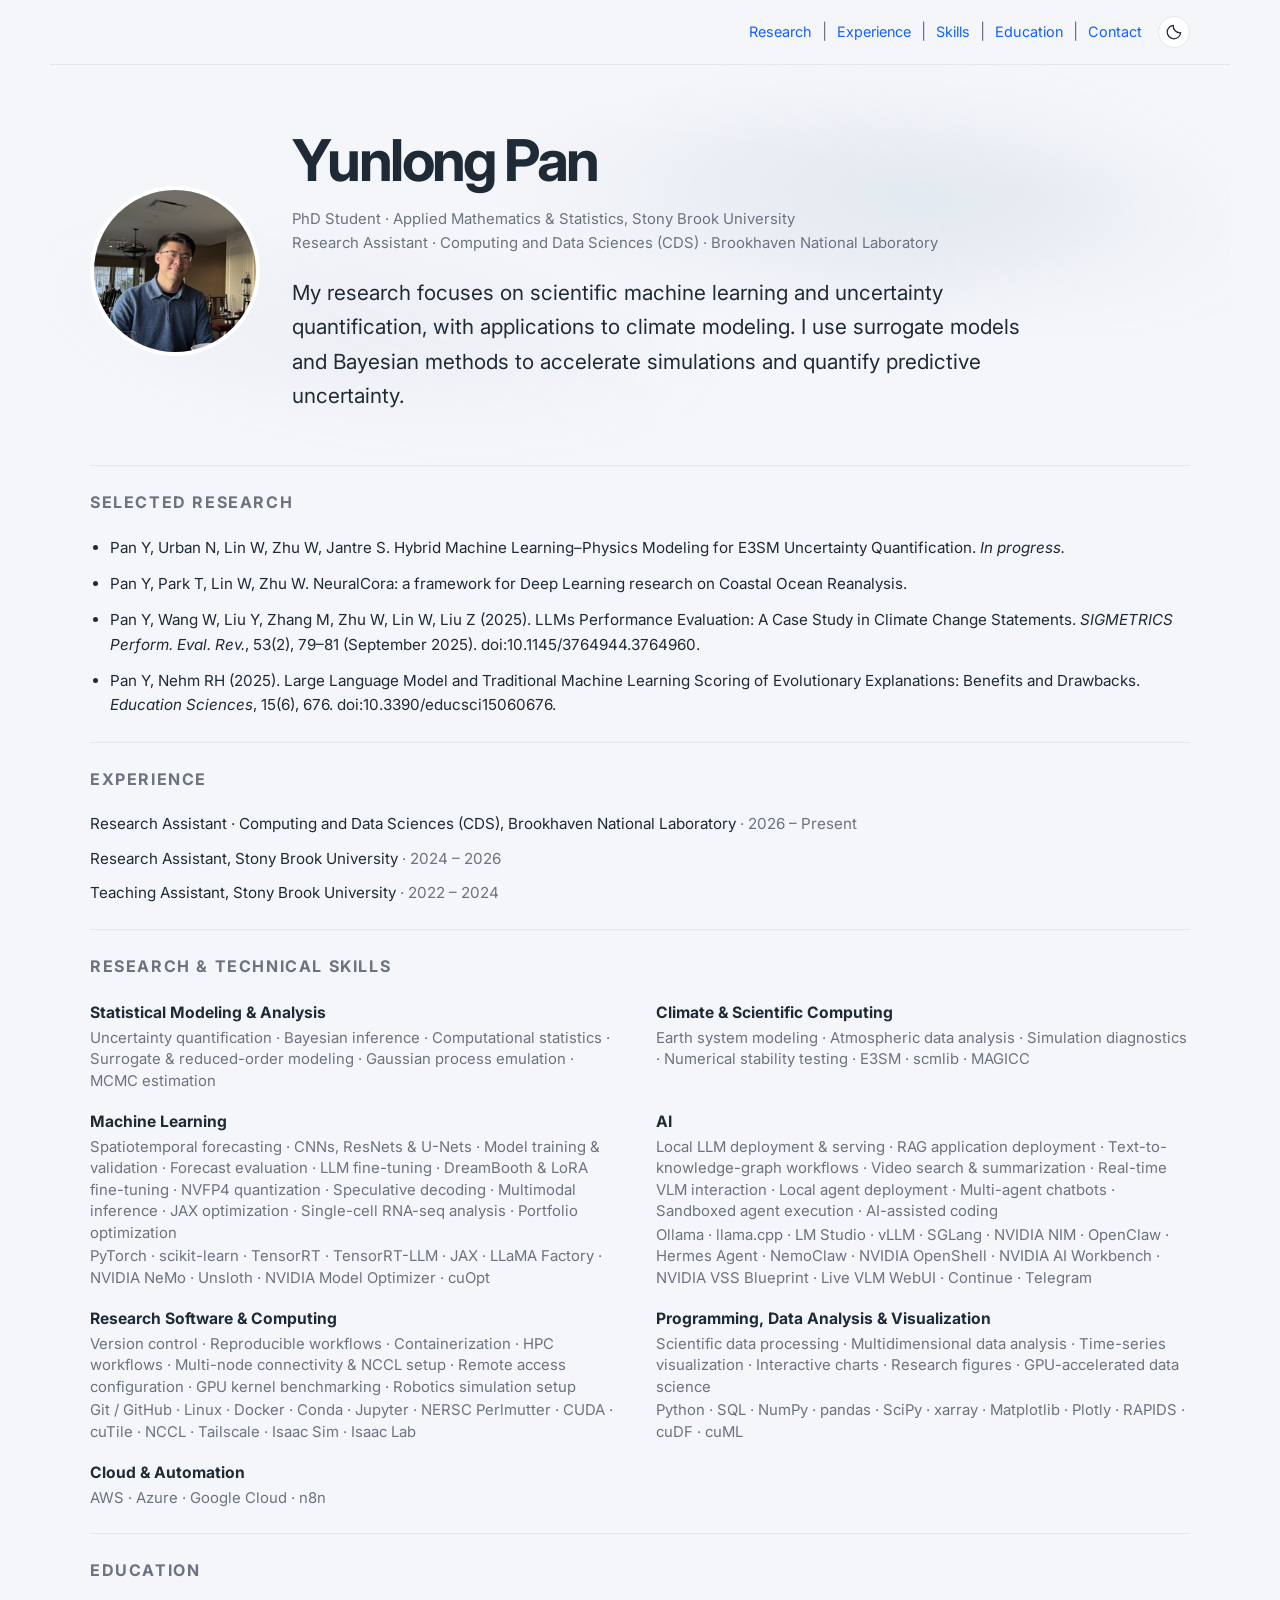
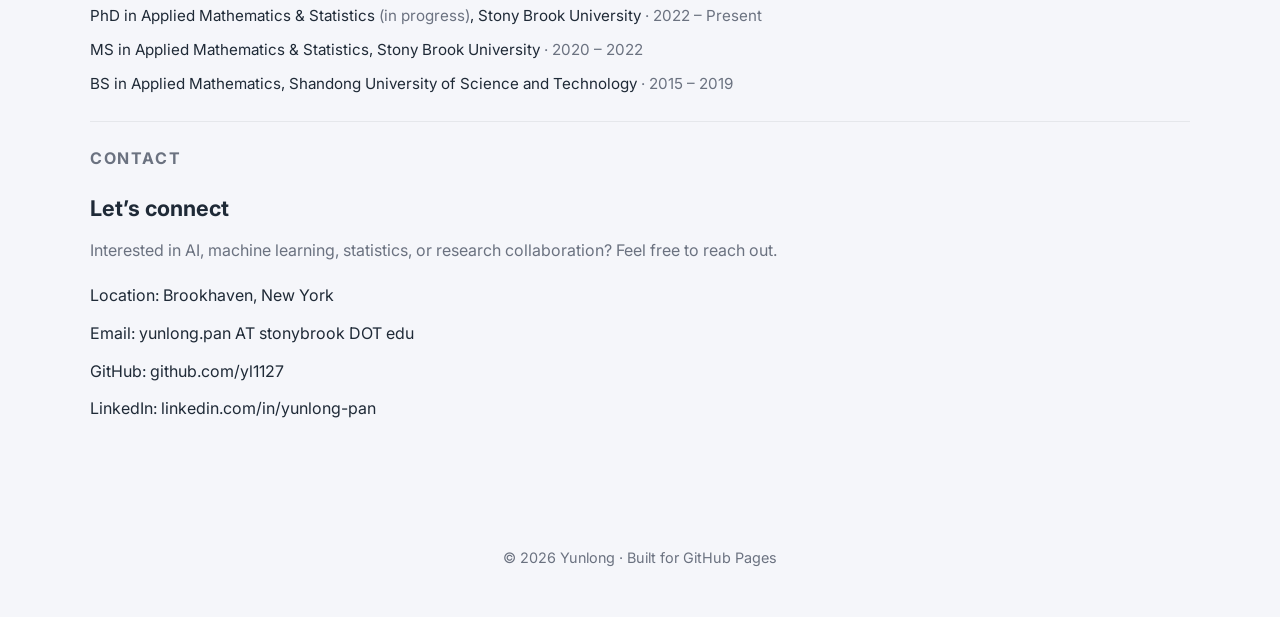
<file: index.html>
<!doctype html>
<html lang="en">
<head>
    <meta charset="utf-8">
    <meta name="viewport" content="width=device-width, initial-scale=1">
    <title>Yunlong's Homepage</title>
    <meta name="description" content="Yunlong Pan's personal homepage for research, projects, education, and contact information.">
    <link rel="preconnect" href="https://fonts.googleapis.com">
    <link rel="preconnect" href="https://fonts.gstatic.com" crossorigin>
    <link href="https://fonts.googleapis.com/css2?family=Inter:wght@400;500;600&amp;display=swap" rel="stylesheet">
    <script>
        try {
            const savedTheme = localStorage.getItem("homepage-theme");
            if (savedTheme === "light" || savedTheme === "dark") document.documentElement.dataset.theme = savedTheme;
        } catch {}
    </script>
    <link rel="stylesheet" href="./styles.css?v=20261014-ink-v2">
</head>
<body>
    <nav class="site-nav site-nav--sticky" aria-label="Primary sections">
        <a class="nav-profile" href="#about" aria-label="Yunlong Pan — back to introduction">
            <img src="./docs/intro-2025.jpg" alt="" width="32" height="32">
            <span>Yunlong Pan</span>
        </a>
        <div class="nav-controls">
        <div class="nav-section-links">
        <a href="#research">Research</a>
        <span aria-hidden="true">|</span>
        <a href="#experience">Experience</a>
        <span aria-hidden="true">|</span>
        <a href="#skills">Skills</a>
        <span aria-hidden="true">|</span>
        <a href="#education">Education</a>
        <span aria-hidden="true">|</span>
        <a href="#contact">Contact</a>
        </div>
        <button class="theme-toggle" type="button" aria-label="Switch to dark theme" hidden>
            <svg class="theme-moon" width="18" height="18" viewBox="0 0 24 24" fill="none" stroke="currentColor" stroke-width="1.7" stroke-linecap="round" stroke-linejoin="round" aria-hidden="true"><path d="M20.9 13A9 9 0 0 1 11 3.1 9 9 0 1 0 20.9 13Z"/></svg>
            <svg class="theme-sun" width="18" height="18" viewBox="0 0 24 24" fill="none" stroke="currentColor" stroke-width="1.7" stroke-linecap="round" aria-hidden="true"><circle cx="12" cy="12" r="4"/><path d="M12 2v2m0 16v2M2 12h2m16 0h2M5 5l1.4 1.4m11.2 11.2L19 19M5 19l1.4-1.4M17.6 6.4 19 5"/></svg>
        </button>
        </div>
    </nav>
    <header id="about">
        <div class="hero-ink" aria-hidden="true"><canvas style="width:100%;height:100%"></canvas></div>
        <div class="hero">
            <img class="hero-photo" src="./docs/intro-2025.jpg" alt="Yunlong Pan" decoding="async">
            <div class="hero-text">
                <h1>Yunlong Pan</h1>
                <p class="affiliation">PhD Student · Applied Mathematics &amp; Statistics, Stony Brook University<br>Research Assistant · Computing and Data Sciences (CDS) · Brookhaven National Laboratory</p>
                <p class="research-intro">My research focuses on scientific machine learning and uncertainty quantification, with applications to climate modeling. I use surrogate models and Bayesian methods to accelerate simulations and quantify predictive uncertainty.</p>
            </div>
        </div>
    </header>

    <main class="container">


        <hr class="section-divider">
        <section id="research">
            <h2>Selected Research</h2>
            <ul class="research-list">
                <li class="project-item">Pan Y, Urban N, Lin W, Zhu W, Jantre S. Hybrid Machine Learning–Physics Modeling for E3SM Uncertainty Quantification. <em>In progress.</em></li>
                <li class="project-item">Pan Y, Park T, Lin W, Zhu W. NeuralCora: a framework for Deep Learning research on Coastal Ocean Reanalysis.</li>
                <li class="project-item">Pan Y, Wang W, Liu Y, Zhang M, Zhu W, Lin W, Liu Z (2025). LLMs Performance Evaluation: A Case Study in Climate Change Statements. <em>SIGMETRICS Perform. Eval. Rev.</em>, 53(2), 79–81 (September 2025). doi:10.1145/3764944.3764960.</li>
                <li class="project-item">Pan Y, Nehm RH (2025). Large Language Model and Traditional Machine Learning Scoring of Evolutionary Explanations: Benefits and Drawbacks. <em>Education Sciences</em>, 15(6), 676. doi:10.3390/educsci15060676.</li>
            </ul>
        </section>

        <hr class="section-divider">
        <section id="experience">
            <h2>Experience</h2>
            <ul class="experience-list">
                <li>Research Assistant · Computing and Data Sciences (CDS), Brookhaven National Laboratory <span class="experience-note">· 2026 – Present</span></li>
                <li>Research Assistant, Stony Brook University <span class="experience-note">· 2024 – 2026</span></li>
                <li>Teaching Assistant, Stony Brook University <span class="experience-note">· 2022 – 2024</span></li>
            </ul>
        </section>



        <hr class="section-divider">
        <section id="skills">
            <h2>Research &amp; Technical Skills</h2>
            <div class="skills-groups">
                <div class="skill-group">
                    <h3>Statistical Modeling &amp; Analysis</h3>
                    <p>Uncertainty quantification · Bayesian inference · Computational statistics · Surrogate &amp; reduced-order modeling · Gaussian process emulation · MCMC estimation</p>
                </div>
                <div class="skill-group">
                    <h3>Climate &amp; Scientific Computing</h3>
                    <p>Earth system modeling · Atmospheric data analysis · Simulation diagnostics · Numerical stability testing · E3SM · scmlib · MAGICC</p>
                </div>
                <div class="skill-group">
                    <h3>Machine Learning</h3>
                    <p>Spatiotemporal forecasting · CNNs, ResNets &amp; U-Nets · Model training &amp; validation · Forecast evaluation · LLM fine-tuning · DreamBooth &amp; LoRA fine-tuning · NVFP4 quantization · Speculative decoding · Multimodal inference · JAX optimization · Single-cell RNA-seq analysis · Portfolio optimization</p>
                    <p class="skill-tools">PyTorch · scikit-learn · TensorRT · TensorRT-LLM · JAX · LLaMA Factory · NVIDIA NeMo · Unsloth · NVIDIA Model Optimizer · cuOpt</p>
                </div>
                <div class="skill-group">
                    <h3>AI</h3>
                    <p>Local LLM deployment &amp; serving · RAG application deployment · Text-to-knowledge-graph workflows · Video search &amp; summarization · Real-time VLM interaction · Local agent deployment · Multi-agent chatbots · Sandboxed agent execution · AI-assisted coding</p>
                    <p class="skill-tools">Ollama · llama.cpp · LM Studio · vLLM · SGLang · NVIDIA NIM · OpenClaw · Hermes Agent · NemoClaw · NVIDIA OpenShell · NVIDIA AI Workbench · NVIDIA VSS Blueprint · Live VLM WebUI · Continue · Telegram</p>
                </div>
                <div class="skill-group">
                    <h3>Research Software &amp; Computing</h3>
                    <p>Version control · Reproducible workflows · Containerization · HPC workflows · Multi-node connectivity &amp; NCCL setup · Remote access configuration · GPU kernel benchmarking · Robotics simulation setup</p>
                    <p class="skill-tools">Git / GitHub · Linux · Docker · Conda · Jupyter · NERSC Perlmutter · CUDA · cuTile · NCCL · Tailscale · Isaac Sim · Isaac Lab</p>
                </div>
                <div class="skill-group">
                    <h3>Programming, Data Analysis &amp; Visualization</h3>
                    <p>Scientific data processing · Multidimensional data analysis · Time-series visualization · Interactive charts · Research figures · GPU-accelerated data science</p>
                    <p class="skill-tools">Python · SQL · NumPy · pandas · SciPy · xarray · Matplotlib · Plotly · RAPIDS · cuDF · cuML</p>
                </div>
                <div class="skill-group">
                    <h3>Cloud &amp; Automation</h3>
                    <p class="skill-tools">AWS · Azure · Google Cloud · n8n</p>
                </div>
            </div>
        </section>

        <hr class="section-divider">
        <section id="education">
            <h2>Education</h2>
            <ul class="education-list">
                <li>PhD in Applied Mathematics &amp; Statistics <span class="education-note">(in progress)</span>, Stony Brook University <span class="education-note">· 2022 – Present</span></li>
                <li>MS in Applied Mathematics &amp; Statistics, Stony Brook University <span class="education-note">· 2020 – 2022</span></li>
                <li>BS in Applied Mathematics, Shandong University of Science and Technology <span class="education-note">· 2015 – 2019</span></li>
            </ul>
        </section>

        <hr class="section-divider">
        <section id="contact" aria-labelledby="contact-heading">
            <h2 id="contact-heading">Contact</h2>
            <h3>Let’s connect</h3>
            <p class="contact-intro">Interested in AI, machine learning, statistics, or research collaboration? Feel free to reach out.</p>
            <ul class="info-list">
                <li>Location: Brookhaven, New York</li>
                <li>Email: yunlong.pan AT stonybrook DOT edu</li>
                <li>GitHub: github.com/yl1127</li>
                <li>LinkedIn: linkedin.com/in/yunlong-pan</li>
            </ul>
        </section>

    </main>

    <footer>
        © <span id="year"></span> Yunlong · Built for GitHub Pages
    </footer>

    <script>
        const themeToggle = document.querySelector(".theme-toggle");
        const systemTheme = window.matchMedia("(prefers-color-scheme: dark)");
        const updateThemeToggle = () => {
            const dark = (document.documentElement.dataset.theme || (systemTheme.matches ? "dark" : "light")) === "dark";
            themeToggle.classList.toggle("is-dark", dark);
            themeToggle.setAttribute("aria-label", dark ? "Switch to light theme" : "Switch to dark theme");
            themeToggle.title = themeToggle.getAttribute("aria-label");
        };
        themeToggle.hidden = false;
        updateThemeToggle();
        systemTheme.addEventListener("change", updateThemeToggle);
        themeToggle.addEventListener("click", () => {
            const next = themeToggle.classList.contains("is-dark") ? "light" : "dark";
            document.documentElement.dataset.theme = next;
            try { localStorage.setItem("homepage-theme", next); } catch {}
            updateThemeToggle();
        });

        const stickyNav = document.querySelector(".site-nav--sticky");
        const introSection = document.getElementById("about");
        const sectionLinks = [...stickyNav.querySelectorAll(".nav-section-links a")];
        const navigationSections = sectionLinks.map(link => document.querySelector(link.getAttribute("href")));
        const updateNavProfile = () => {
            const pastIntro = introSection.getBoundingClientRect().bottom <= stickyNav.getBoundingClientRect().bottom;
            stickyNav.classList.toggle("has-profile", pastIntro);

            const readingLine = stickyNav.getBoundingClientRect().bottom + 24;
            let currentSection = -1;
            navigationSections.forEach((section, index) => {
                if (section.getBoundingClientRect().top <= readingLine) currentSection = index;
            });
            // The final section may be too short to reach the reading line.
            const atPageEnd = window.scrollY > 0 &&
                window.scrollY + window.innerHeight >= document.documentElement.scrollHeight - 2;
            if (atPageEnd) currentSection = navigationSections.length - 1;
            sectionLinks.forEach((link, index) => {
                if (index === currentSection) link.setAttribute("aria-current", "location");
                else link.removeAttribute("aria-current");
            });
        };
        let profileFramePending = false;
        window.addEventListener("scroll", () => {
            if (profileFramePending) return;
            profileFramePending = true;
            requestAnimationFrame(() => {
                updateNavProfile();
                profileFramePending = false;
            });
        }, { passive: true });
        window.addEventListener("pageshow", updateNavProfile);
        window.addEventListener("resize", updateNavProfile);
        const updateNavOffset = () => {
            document.documentElement.style.setProperty("--nav-offset", `${Math.ceil(stickyNav.getBoundingClientRect().height) + 20}px`);
            updateNavProfile();
        };
        updateNavOffset();
        if ("ResizeObserver" in window) {
            new ResizeObserver(updateNavOffset).observe(stickyNav);
        } else {
            window.addEventListener("resize", updateNavOffset);
        }

        const yearEl = document.getElementById("year");
        if (yearEl) {
            yearEl.textContent = new Date().getFullYear();
        }

    </script>
    <script type="module" src="./hero-ink.js?v=20261014-ink-v2"></script>
</body>
</html>
</file>
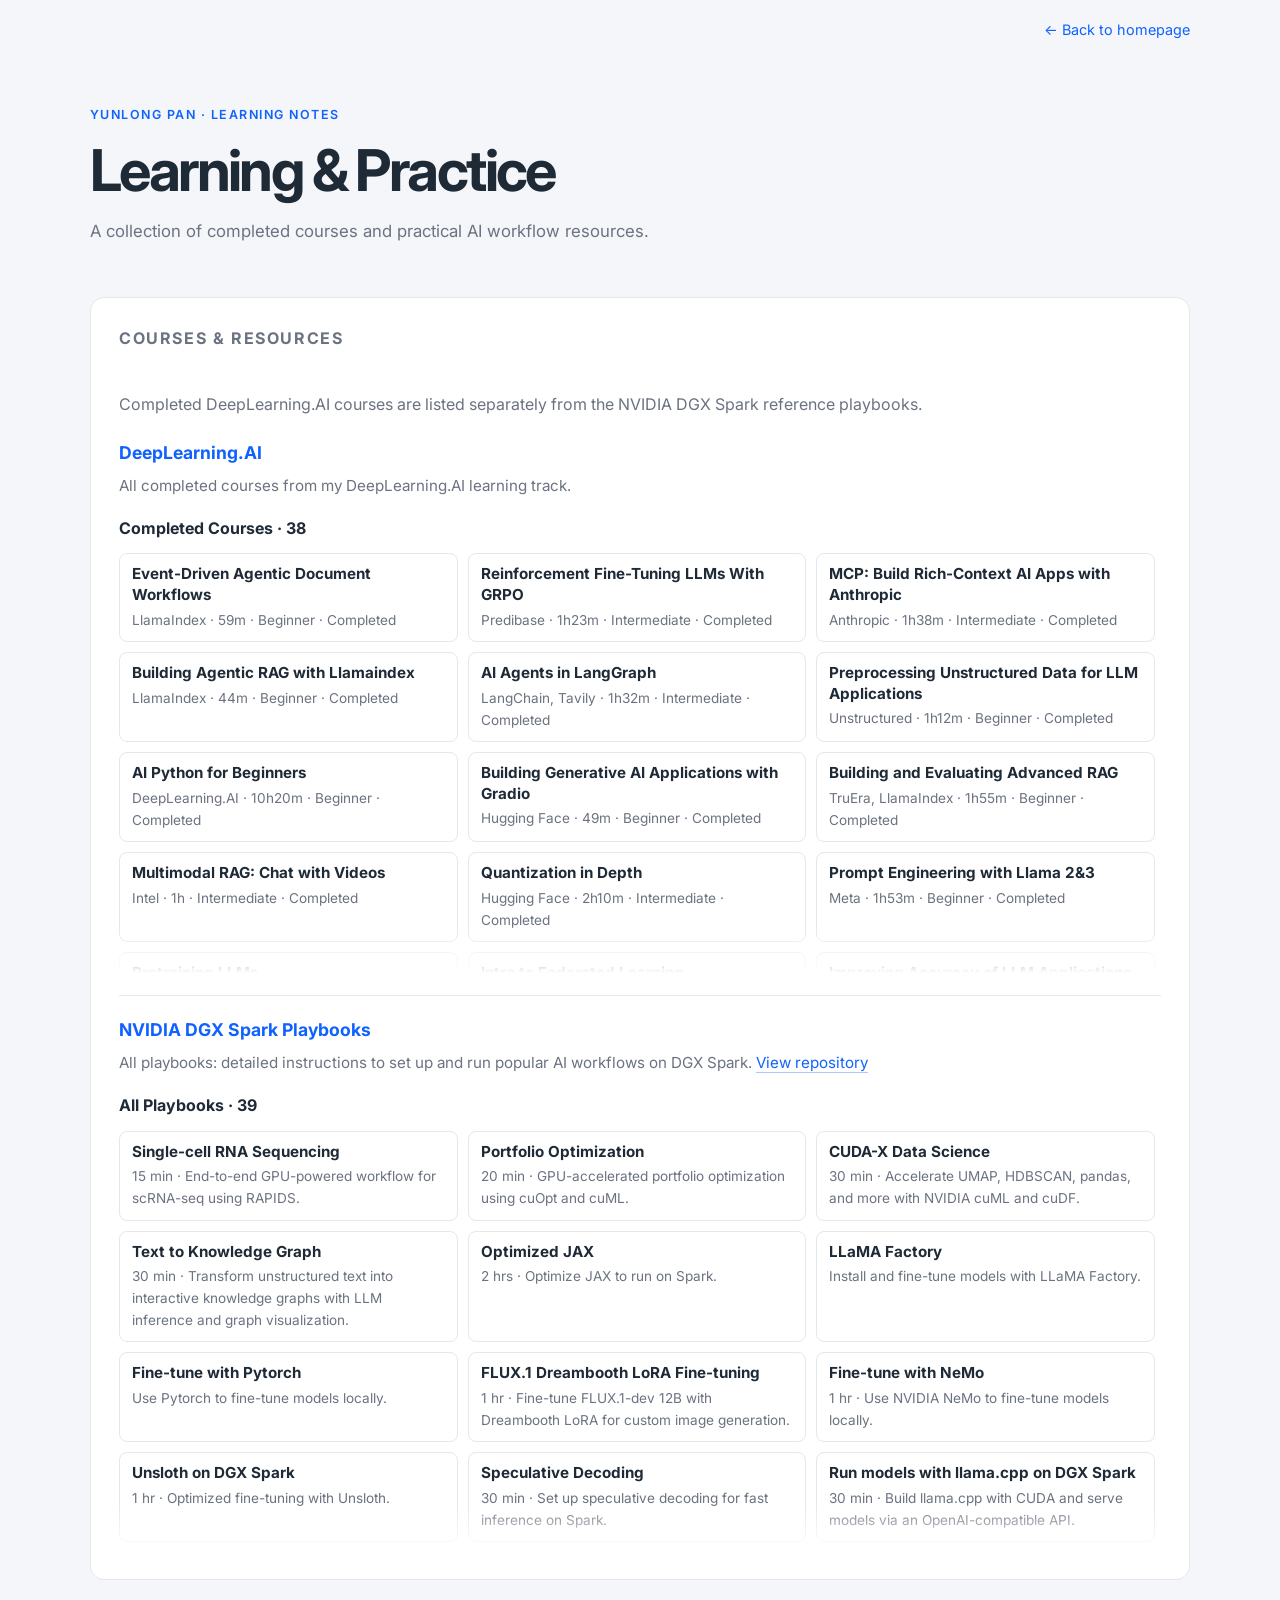
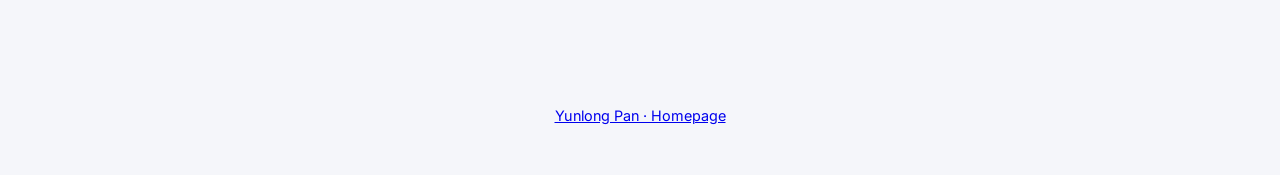
<file: learning.html>
<!doctype html>
<html lang="en">
<head>
    <meta charset="utf-8">
    <meta name="viewport" content="width=device-width, initial-scale=1">
    <title>Learning &amp; Practice · Yunlong Pan</title>
    <meta name="description" content="Yunlong Pan's AI courses and practical workflow resources.">
    <link rel="preconnect" href="https://fonts.googleapis.com">
    <link rel="preconnect" href="https://fonts.gstatic.com" crossorigin>
    <link href="https://fonts.googleapis.com/css2?family=Inter:wght@400;500;600&amp;display=swap" rel="stylesheet">
    <link rel="stylesheet" href="./styles.css">
</head>
<body>
    <nav class="site-nav" aria-label="Primary navigation"><a href="./index.html">← Back to homepage</a></nav>
    <header><div class="hero-text"><p class="eyebrow">Yunlong Pan · Learning notes</p><h1>Learning &amp; Practice</h1><p>A collection of completed courses and practical AI workflow resources.</p></div></header>
    <main class="container"><section class="ai-learning" id="ai-learning"><h2>Courses &amp; Resources</h2><p class="ai-learning__intro">Completed DeepLearning.AI courses are listed separately from the NVIDIA DGX Spark reference playbooks.</p></section></main>
    <footer><a href="./index.html">Yunlong Pan · Homepage</a></footer>
    <script src="./learning.js"></script>
</body>
</html>
</file>
<file: styles.css>
:root {
            color-scheme: light dark;
            --bg: #f5f6fa;
            --card: #ffffff;
            --accent: #0f62fe;
            --text: #1f2a37;
            --subtle: #6b7280;
            --border: #e5e7eb;
            --page-width: min(1180px, calc(100vw - 64px));
        }
        @media (prefers-color-scheme: dark) {
            :root {
                --bg: #0b1220;
                --card: #151d2f;
                --accent: #5da2ff;
                --text: #e2e8f0;
                --subtle: #94a3b8;
                --border: #1f2a3f;
            }
        }
        * {
            box-sizing: border-box;
        }
        body {
            margin: 0;
            font-family: "Inter", system-ui, -apple-system, BlinkMacSystemFont, "Segoe UI", sans-serif;
            background: var(--bg);
            color: var(--text);
            line-height: 1.6;
            padding: 0 clamp(16px, 4vw, 40px);
        }
        html {
            scroll-behavior: smooth;
        }
        .site-nav {
            align-items: center;
            display: flex;
            gap: 8px;
            justify-content: flex-start;
            margin: 0 auto;
            max-width: var(--page-width);
            overflow-x: auto;
            padding: 18px clamp(20px, 4vw, 40px) 0;
            scrollbar-width: none;
            width: 100%;
        }
        .site-nav::-webkit-scrollbar {
            display: none;
        }
        .site-nav a {
            border: 1px solid var(--border);
            border-radius: 999px;
            color: var(--subtle);
            flex: 0 0 auto;
            font-size: 0.9rem;
            padding: 6px 12px;
            text-decoration: none;
        }
        .site-nav a:hover,
        .site-nav a:focus-visible {
            border-color: rgba(15, 98, 254, 0.35);
            color: var(--accent);
            outline: none;
        }
        @media (min-width: 700px) {
            .site-nav {
                justify-content: center;
            }
        }
        header {
            padding: 48px clamp(20px, 4vw, 40px) 32px;
            text-align: center;
            width: 100%;
            max-width: var(--page-width);
            margin: 0 auto;
        }
        .hero {
            display: flex;
            flex-direction: column;
            align-items: center;
            gap: 18px;
        }
        .hero-text {
            text-align: center;
        }
        .hero-text h1 {
            font-size: 2.25rem;
            margin: 0 0 8px;
        }
        .hero-text p {
            margin: 0;
            color: var(--subtle);
            font-size: 1.05rem;
        }
        .hero-photo {
            width: 150px;
            height: 150px;
            border-radius: 50%;
            object-fit: cover;
            border: 4px solid var(--card);
            box-shadow: 0 10px 40px rgba(15, 98, 254, 0.2);
        }
        @media (min-width: 640px) {
            .hero {
                flex-direction: row;
                justify-content: center;
                text-align: left;
            }
            .hero-text {
                text-align: left;
            }
        }
        .container {
            width: 100%;
            max-width: var(--page-width);
            margin: 0 auto 60px;
            padding: 0 clamp(20px, 4vw, 40px) 32px;
            display: grid;
            gap: 24px;
        }
        .grid {
            display: grid;
            gap: 24px;
        }
        @media (min-width: 768px) {
            .grid {
                grid-template-columns: 2fr 1fr;
            }
        }
        section {
            background: var(--card);
            border-radius: 14px;
            padding: 28px;
            box-shadow: 0 10px 40px rgba(15, 98, 254, 0.08);
            border: 1px solid var(--border);
            scroll-margin-top: 20px;
        }
        h2 {
            font-size: 1rem;
            text-transform: uppercase;
            letter-spacing: 0.1em;
            color: var(--subtle);
            margin: 0 0 18px;
        }
        h3 {
            margin: 0 0 4px;
            font-size: 1.1rem;
        }
        .summary {
            font-size: 1rem;
            margin: 0;
        }
        .experience-item,
        .project-item,
        .education-item {
            margin-bottom: 24px;
        }
        .experience-item:last-child,
        .project-item:last-child,
        .education-item:last-child {
            margin-bottom: 0;
        }
        .meta {
            font-weight: 500;
            color: var(--accent);
        }
        .details {
            color: var(--subtle);
            font-size: 0.95rem;
            margin-top: 6px;
        }
        .info-list {
            list-style: none;
            padding: 0;
            margin: 0;
            display: flex;
            flex-wrap: wrap;
            gap: 8px;
        }
        .skills-groups {
            display: grid;
            gap: 14px;
        }
        .skill-group h3 {
            color: var(--text);
            font-size: 0.98rem;
            margin-bottom: 6px;
        }
        .skill-group p {
            color: var(--subtle);
            font-size: 0.93rem;
            line-height: 1.5;
            margin: 0;
        }
        .skill-detail-list {
            display: flex;
            flex-wrap: wrap;
            gap: 10px;
            list-style: none;
            margin: 0;
            padding: 0;
        }
        .skill-detail-list li {
            background: rgba(15, 98, 254, 0.08);
            border-radius: 999px;
            color: var(--accent);
            font-size: 0.95rem;
            padding: 8px 12px;
        }
        .ai-learning {
            display: grid;
            gap: 22px;
        }
        .ai-learning__intro {
            color: var(--subtle);
            margin: 0;
        }
        .learning-platform-block {
            border-top: 1px solid var(--border);
            padding-top: 20px;
        }
        .learning-platform-block:first-of-type {
            border-top: none;
            padding-top: 0;
        }
        .learning-platform-block h3 {
            color: var(--accent);
            font-size: 1.1rem;
            margin: 0 0 6px;
        }
        .learning-platform-block h4 {
            color: var(--text);
            font-size: 1rem;
            margin: 18px 0 12px;
        }
        .learning-platform-note {
            color: var(--subtle);
            font-size: 0.95rem;
            margin: 0;
        }
        .learning-platform-note a {
            color: var(--accent);
            text-decoration: none;
            border-bottom: 1px solid rgba(15, 98, 254, 0.35);
        }
        .learning-platform-note a:hover,
        .learning-platform-note a:focus-visible {
            border-color: var(--accent);
            outline: none;
        }
        .course-list {
            box-sizing: border-box;
            display: grid;
            gap: 10px;
            grid-template-columns: repeat(auto-fit, minmax(min(260px, 100%), 1fr));
            list-style: none;
            margin: 0;
            max-height: 420px;
            overflow-y: auto;
            padding: 0 6px 0 0;
        }
        .course-list-wrap {
            position: relative;
        }
        .course-list-wrap::after {
            background: linear-gradient(to bottom, rgba(255, 255, 255, 0), var(--card));
            bottom: 0;
            content: "";
            height: 46px;
            left: 0;
            pointer-events: none;
            position: absolute;
            right: 0;
        }
        @media (prefers-color-scheme: dark) {
            .course-list-wrap::after {
                background: linear-gradient(to bottom, rgba(21, 29, 47, 0), var(--card));
            }
        }
        .course-list li {
            border: 1px solid var(--border);
            border-radius: 8px;
            padding: 10px 12px;
        }
        .course-list strong {
            display: block;
            color: var(--text);
            font-size: 0.95rem;
            line-height: 1.35;
        }
        .course-list span {
            color: var(--subtle);
            display: block;
            font-size: 0.85rem;
            margin-top: 4px;
        }
        .info-list {
            flex-direction: column;
            gap: 12px;
        }
        .info-list a {
            color: inherit;
            text-decoration: none;
            border-bottom: 1px solid transparent;
        }
        .info-list a:hover {
            border-color: var(--accent);
        }
        main a {
            color: var(--accent);
            text-decoration: none;
            border-bottom: 1px solid rgba(15, 98, 254, 0.3);
            transition: border-color 0.2s ease, color 0.2s ease;
        }
        main a:hover,
        main a:focus-visible {
            border-color: var(--accent);
            color: var(--accent);
            outline: none;
        }
        footer {
            text-align: center;
            color: var(--subtle);
            font-size: 0.9rem;
            padding: 32px clamp(16px, 4vw, 40px) 48px;
            width: 100%;
            max-width: var(--page-width);
            margin: 0 auto;
        }

        .site-nav { justify-content: flex-end; }
        header { padding-top: 64px; padding-bottom: 52px; }
        .hero { gap: 32px; justify-content: flex-start; }
        .hero-text { max-width: 740px; text-align: left; }
        .hero-text h1 { font-size: clamp(2.5rem, 5vw, 3.6rem); letter-spacing: -0.045em; line-height: 1.1; margin-bottom: 16px; }
        .hero-text .eyebrow { color: var(--accent); font-size: 0.78rem; font-weight: 600; letter-spacing: 0.12em; text-transform: uppercase; margin-bottom: 14px; }
        .hero-text .affiliation { font-size: 0.93rem; margin-bottom: 20px; }
        .hero-text .research-intro { font-size: clamp(1.1rem, 2vw, 1.3rem); color: var(--text); line-height: 1.65; }
        .hero-photo { flex-shrink: 0; width: 170px; height: 170px; box-shadow: none; }
        .hero-links { display: flex; flex-wrap: wrap; gap: 12px; margin-top: 24px; }
        .hero-links a { color: var(--text); border: 1px solid var(--border); background: var(--card); padding: 8px 16px; border-radius: 8px; text-decoration: none; font-size: 0.9rem; }
        .hero-links a.primary { background: var(--accent); border-color: var(--accent); color: var(--bg); }
        .hero-links a:hover { filter: brightness(0.9); }
        #research, #skills, #education, #experience { padding: 0; background: none; border: 0; box-shadow: none; }
        #research > h2, #skills > h2, #education > h2, #experience > h2 { margin-bottom: 20px; }
        .research-list { display: grid; grid-template-columns: 1fr; gap: 12px; margin: 0; padding-left: 20px; font-size: 0.95rem; line-height: 1.6; overflow-wrap: anywhere; }
        .research-list .project-item { background: none; border: 0; border-radius: 0; padding: 0; margin: 0; }
        .research-list .project-item:last-child { grid-column: 1 / -1; }
        .research-list h3 { display: inline; font-size: 0.98rem; font-weight: 600; letter-spacing: normal; line-height: 1.6; margin: 0; }
        .research-list .research-tag { color: var(--accent); font-size: 0.76rem; font-weight: 600; letter-spacing: 0.08em; text-transform: uppercase; margin: 0 0 12px; }
        .research-list .details { color: var(--text); }
        .research-list .meta { font-size: 0.85rem; }
        section { box-shadow: none; }
        .learning-link { display: flex; justify-content: space-between; align-items: center; gap: 20px; }
        .learning-link h2 { margin-bottom: 8px; }
        .learning-link p { margin: 0; color: var(--subtle); }
        .learning-link > a { flex-shrink: 0; }
        @media (max-width: 639px) {
            :root { --page-width: 100%; }
            body { padding: 0 16px; }
            header, .container, .site-nav { padding-left: 0; padding-right: 0; }
            header { padding-top: 36px; padding-bottom: 36px; }
            .hero { align-items: flex-start; gap: 20px; }
            .hero-photo { width: 112px; height: 112px; }
            .site-nav { justify-content: flex-start; }
            .research-list { grid-template-columns: 1fr; }
            section { padding: 22px; }
            .learning-link { flex-direction: column; align-items: flex-start; }
        }
        @media (max-width: 639px) {
            .site-nav { gap: 6px; }
            .site-nav a { font-size: 0.82rem; padding: 6px 10px; }
        }

        .site-nav { gap: 10px; flex-wrap: wrap; overflow: visible; }
        .site-nav a { border: 0; border-radius: 0; padding: 0; color: var(--accent); font-size: 0.9rem; }
        .site-nav > span { color: var(--subtle); }
        .site-nav a:hover { text-decoration: underline; }
        .site-nav a:focus-visible { outline: 2px solid var(--accent); outline-offset: 4px; }
        @media (max-width: 639px) {
            .site-nav { gap: 8px; }
            .site-nav a { font-size: 0.82rem; }
        }

        /* Consistent separators between homepage sections. */
        .section-divider {
            width: 100%;
            margin: 0;
            border: 0;
            border-top: 1px solid var(--border);
        }
        .section-divider--stacked {
            display: none;
        }
        @media (max-width: 767px) {
            .section-divider--stacked {
                display: block;
            }
        }

        /* Keep section headings aligned while retaining their content cards. */
        #skills > .section-body,
        #education > .section-body,
        #experience > .section-body {
            background: var(--card);
            border: 1px solid var(--border);
            border-radius: 14px;
            padding: 28px;
        }
        @media (max-width: 639px) {
            #skills > .section-body,
            #education > .section-body,
        #experience > .section-body {
                padding: 22px;
            }
        }

        /* A closing contact section using the homepage's existing visual style. */
        #contact {
            padding: 0;
            background: none;
            border: 0;
            box-shadow: none;
        }
        #contact > h2 { margin-bottom: 20px; }
        #contact > h3 { font-size: 1.35rem; }
        .contact-intro {
            margin: 12px 0 20px;
            color: var(--subtle);
        }
        .contact-actions {
            display: flex;
            align-items: center;
            flex-wrap: wrap;
            gap: 24px;
        }
        .contact-actions .contact-email {
            display: inline-flex;
            align-items: center;
            gap: 12px;
            padding: 10px 18px;
            border: 1px solid var(--accent);
            border-radius: 8px;
            background: var(--accent);
            color: var(--card);
            font-weight: 500;
        }
        .contact-actions a:focus-visible {
            outline: 2px solid var(--accent);
            outline-offset: 4px;
        }
        .contact-actions .contact-email:hover { filter: brightness(0.92); }

        /* Keep homepage navigation visible and anchor headings clear of it. */
        .site-nav--sticky {
            position: sticky;
            top: 0;
            z-index: 100;
            background: var(--bg);
            padding-top: 16px;
            padding-bottom: 16px;
            border-bottom: 1px solid var(--border);
        }
        .site-nav--sticky ~ main section {
            scroll-margin-top: var(--nav-offset, 120px);
        }

        /* Reserve space so revealing the compact profile does not shift the page. */
        .site-nav--sticky { flex-wrap: nowrap; justify-content: space-between; }
        .site-nav .nav-profile {
            display: flex;
            align-items: center;
            gap: 10px;
            flex-shrink: 0;
            color: var(--text);
            font-weight: 600;
            visibility: hidden;
            opacity: 0;
            transition: opacity 160ms ease;
        }
        .nav-profile img { border-radius: 50%; object-fit: cover; }
        .site-nav.has-profile .nav-profile { visibility: visible; opacity: 1; }
        .nav-section-links { display: flex; align-items: center; gap: 10px; }
        .nav-section-links > span { color: var(--subtle); }
        #about { scroll-margin-top: var(--nav-offset, 120px); }
        @media (max-width: 900px) {
            .site-nav--sticky { flex-wrap: wrap; gap: 10px; }
            .nav-section-links {
                width: 100%;
                overflow-x: auto;
                white-space: nowrap;
                padding: 5px 4px;
                gap: 8px;
            }
            .nav-section-links > * { flex-shrink: 0; }
        }
        @media (prefers-reduced-motion: reduce) {
            .site-nav .nav-profile { transition: none; }
        }

        .nav-section-links a[aria-current="location"] {
            color: var(--text);
            text-decoration: underline;
            text-decoration-color: var(--accent);
            text-decoration-thickness: 2px;
            text-underline-offset: 6px;
        }

        /* Manual theme overrides retain the existing light and dark palettes. */
        :root[data-theme="light"] {
            color-scheme: light;
            --bg: #f5f6fa;
            --card: #ffffff;
            --accent: #0f62fe;
            --text: #1f2a37;
            --subtle: #6b7280;
            --border: #e5e7eb;
        }
        :root[data-theme="dark"] {
            color-scheme: dark;
            --bg: #0b1220;
            --card: #151d2f;
            --accent: #5da2ff;
            --text: #e2e8f0;
            --subtle: #94a3b8;
            --border: #1f2a3f;
        }
        .nav-controls { display: flex; align-items: center; gap: 16px; min-width: 0; }
        .theme-toggle {
            display: inline-flex;
            align-items: center;
            justify-content: center;
            flex-shrink: 0;
            width: 32px;
            height: 32px;
            padding: 0;
            border: 1px solid var(--border);
            border-radius: 50%;
            background: var(--card);
            color: var(--text);
            cursor: pointer;
        }
        .theme-toggle[hidden], .theme-toggle .theme-sun, .theme-toggle.is-dark .theme-moon { display: none; }
        .theme-toggle.is-dark .theme-sun { display: block; }
        .theme-toggle:hover { border-color: var(--accent); }
        .theme-toggle:focus-visible { outline: 2px solid var(--accent); outline-offset: 4px; }
        @media (max-width: 900px) {
            .site-nav--sticky {
                display: grid;
                grid-template-columns: minmax(0, 1fr) 44px;
                gap: 8px 16px;
                padding-top: 10px;
                padding-bottom: 8px;
            }
            .site-nav--sticky .nav-profile {
                grid-column: 1;
                grid-row: 1;
                min-width: 0;
                min-height: 44px;
            }
            .nav-controls { display: contents; }
            .nav-controls .theme-toggle {
                grid-column: 2;
                grid-row: 1;
                width: 44px;
                height: 44px;
            }
            .nav-controls .nav-section-links {
                grid-column: 1 / -1;
                grid-row: 2;
                min-width: 0;
                overscroll-behavior-x: contain;
            }
            .nav-section-links a {
                display: inline-flex;
                align-items: center;
                min-height: 44px;
            }
        }

        /* Compact education and experience entries, aligned with their headings. */
        .education-list, .experience-list {
            list-style: none;
            padding: 0;
            margin: 0;
            display: grid;
            gap: 10px;
            font-size: 0.95rem;
            line-height: 1.6;
        }
        .education-note, .experience-note { color: var(--subtle); }

        .research-list .research-status { color: var(--subtle); font-size: 0.85rem; }
        .research-summary { margin: 4px 0; font-size: 0.95rem; color: var(--subtle); }
        .research-expanded { margin-top: 6px; font-size: 0.85rem; }
        .research-expanded summary { cursor: pointer; color: var(--accent); width: fit-content; }
        .research-expanded summary:focus-visible { outline: 2px solid var(--accent); outline-offset: 4px; }
        .research-expanded .details { overflow-wrap: anywhere; }

        /* Compact skills layout; keep every category and tool visible. */
        #skills .skills-groups {
            grid-template-columns: repeat(2, minmax(0, 1fr));
            gap: 16px 32px;
        }
        #skills .skill-group { min-width: 0; }
        #skills .skill-group h3 { margin-bottom: 3px; }
        #skills .skill-group p { line-height: 1.45; }
        #skills .skill-group p + .skill-tools { margin-top: 2px; }
        @media (max-width: 767px) {
            #skills .skills-groups {
                grid-template-columns: 1fr;
                gap: 12px;
            }
        }

/* Soft cursor ink, contained behind the introduction. */
#about { position: relative; isolation: isolate; }
.hero-ink {
    position: absolute;
    inset: 0;
    z-index: -1;
    pointer-events: none;
    overflow: hidden;
    border-radius: 20px;
    -webkit-mask-image: radial-gradient(ellipse at 50% 45%, #000 35%, transparent 77%);
    mask-image: radial-gradient(ellipse at 50% 45%, #000 35%, transparent 77%);
}
.hero-ink canvas { display: block; width: 100%; height: 100%; opacity: 0; }
.hero-ink[data-state="ready"] canvas { opacity: 1; }
.hero-ink::before {
    content: '';
    position: absolute;
    inset: -12%;
    background: radial-gradient(ellipse at 76% 35%, rgb(94 140 171 / 15%), transparent 34%),
                radial-gradient(ellipse at 20% 70%, rgb(112 136 166 / 10%), transparent 32%);
    animation: ink-ambient 18s ease-in-out infinite alternate;
}
.hero-ink[data-state="ready"]::before { display: none; }
@keyframes ink-ambient {
    from { transform: translate(-2%, 2%) rotate(-6deg); opacity: 0.65; }
    to { transform: translate(3%, -3%) rotate(7deg); opacity: 1; }
}
.hero-ink[data-paused="true"]::before { animation-play-state: paused; }
@media (max-width: 600px), (hover: none), (pointer: coarse) {
    .hero-ink[data-state="ready"]::before { display: block; }
    .hero-ink canvas { display: none; }
}
@media (prefers-reduced-motion: reduce) {
    .hero-ink::before { animation: none; }
    .hero-ink canvas { display: none; }
    .hero-ink[data-state="ready"]::before { display: block; }
}
@media print { .hero-ink { display: none; } }
</file>
